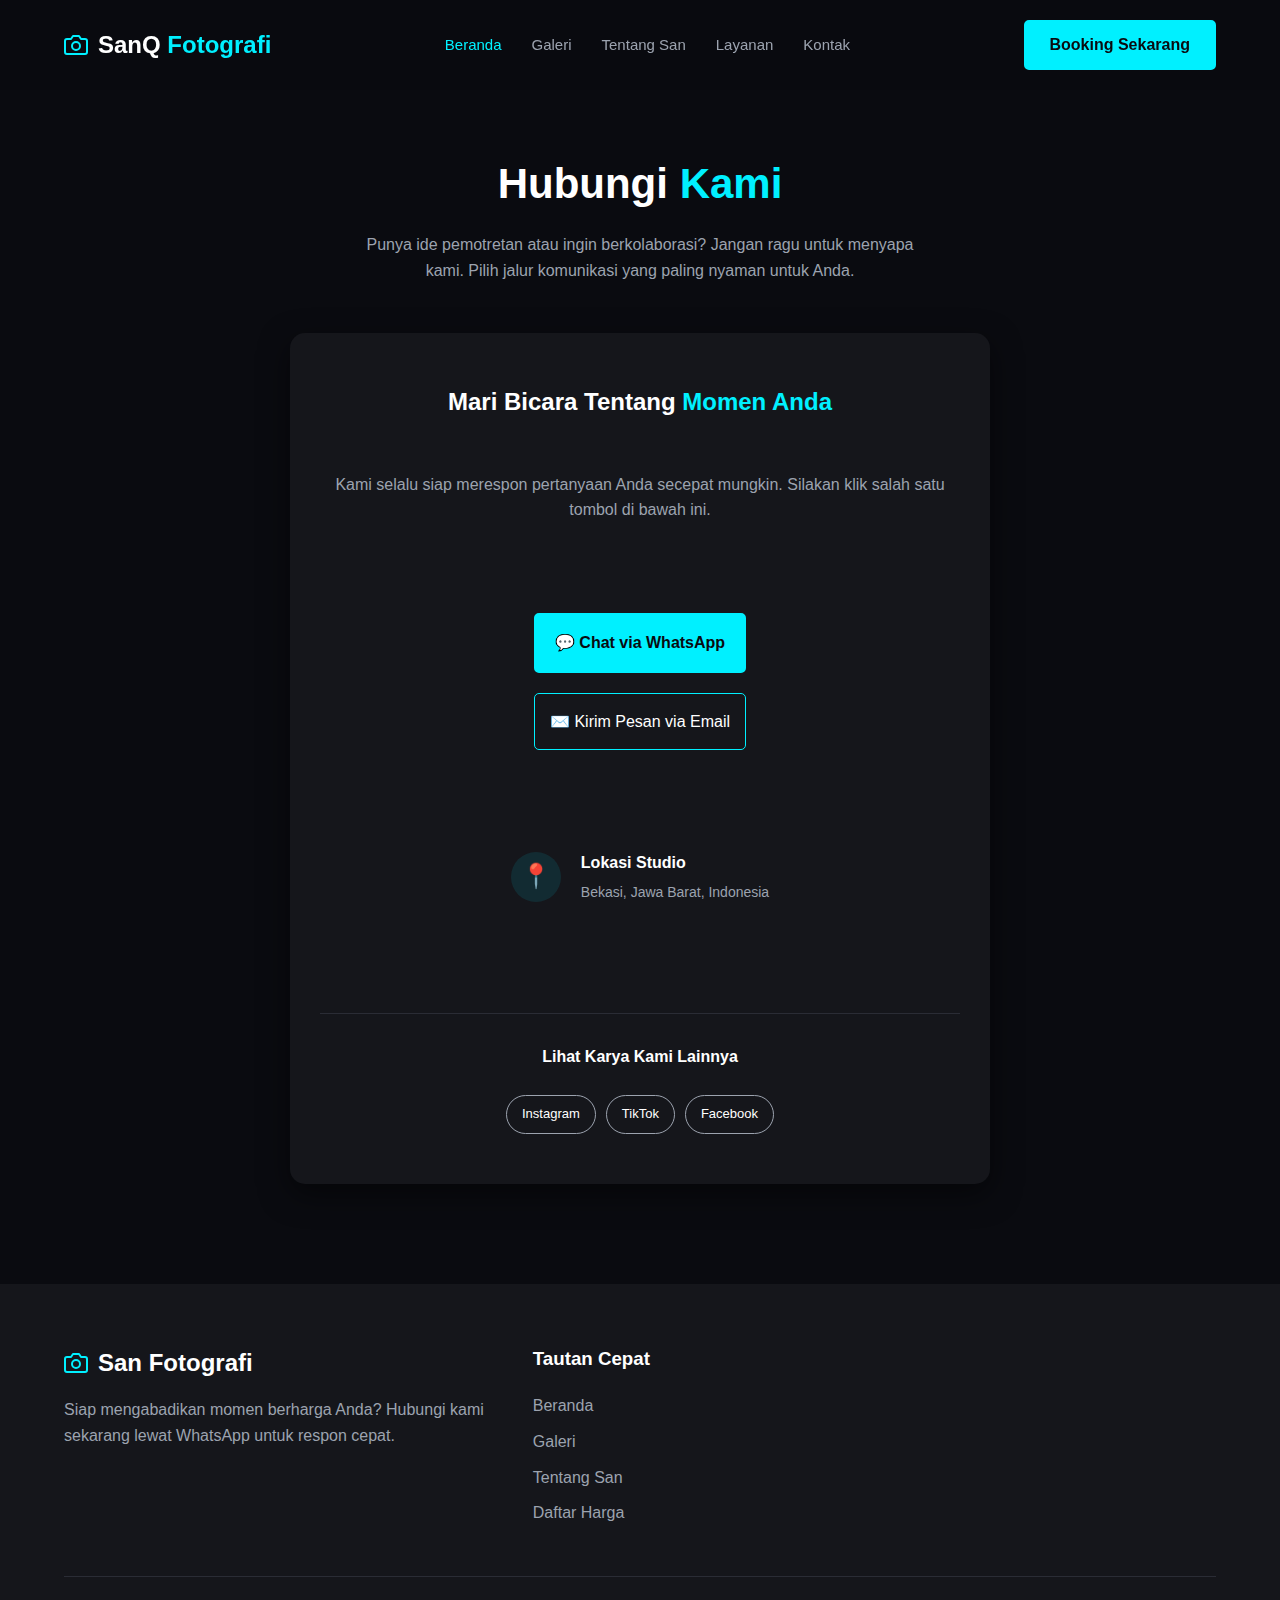
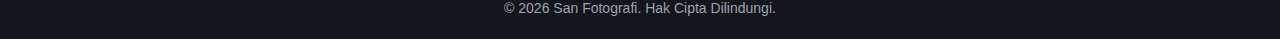
<file: kontak.html>
<!DOCTYPE html>
<html lang="id">
<head>
    <meta charset="UTF-8">
    <meta name="viewport" content="width=device-width, initial-scale=1.0">
    <title>Hubungi Kami - San Fotografi</title>
    <link rel="stylesheet" href="assets/style.css">
    <link rel="preconnect" href="https://fonts.googleapis.com">
    <link rel="preconnect" href="https://fonts.gstatic.com" crossorigin>
    <link href="https://fonts.googleapis.com/css2?family=Poppins:wght@300;400;500;600;700&display=swap" rel="stylesheet">
</head>
<body>

    <header class="navbar">
        <div class="logo">
            <span class="logo-icon">
                <svg width="24" height="24" viewBox="0 0 24 24" fill="none" stroke="currentColor" stroke-width="2" stroke-linecap="round" stroke-linejoin="round"><path d="M23 19a2 2 0 0 1-2 2H3a2 2 0 0 1-2-2V8a2 2 0 0 1 2-2h4l2-3h6l2 3h4a2 2 0 0 1 2 2z"></path><circle cx="12" cy="13" r="4"></circle></svg>
            </span> 
            <span class="logo-text">SanQ <span class="highlight">Fotografi</span></span>
        </div>
        
        <div class="menu-toggle">
            <span></span>
            <span></span>
            <span></span>
        </div>

        <nav>
            <ul class="nav-links">
                <li><a href="index.html" class="active">Beranda</a></li>
                <li><a href="portofolio.html">Galeri</a></li>
                <li><a href="tentang.html">Tentang San</a></li>
                <li><a href="layanan.html">Layanan</a></li>
                <li><a href="kontak.html">Kontak</a></li>
            </ul>
        </nav>
        <a href="https://wa.me/6283876993242?text=Halo%20San%20Fotografi,%20saya%20ingin%20tanya%20pricelist%20dan%20konsultasi." target="_blank" class="btn-contact">Booking Sekarang</a>
    </header>

    <main>
        <section class="page-header">
            <h1>Hubungi <span class="highlight">Kami</span></h1>
            <p>Punya ide pemotretan atau ingin berkolaborasi? Jangan ragu untuk menyapa kami. Pilih jalur komunikasi yang paling nyaman untuk Anda.</p>
        </section>

        <section class="contact-page-section">
            <div class="contact-container text-center" style="grid-template-columns: 1fr; max-width: 700px; padding: 50px 30px;">
                
                <h2>Mari Bicara Tentang <span class="highlight">Momen Anda</span></h2>
                <p style="color: var(--text-gray); margin-bottom: 40px;">Kami selalu siap merespon pertanyaan Anda secepat mungkin. Silakan klik salah satu tombol di bawah ini.</p>
                
                <div style="display: flex; flex-direction: column; gap: 20px; max-width: 400px; margin: 0 auto 50px;">
                    <a href="https://wa.me/6283876993242?text=Halo%20San%20Fotografi,%20saya%20ingin%20tanya%20pricelist%20dan%20konsultasi." target="_blank" class="btn-primary" style="padding: 15px; font-size: 16px;">
                        💬 Chat via WhatsApp
                    </a>
                    <a href="mailto:ahtasteriz@gmail.com?subject=Tanya%20Pricelist%20San%20Fotografi" class="btn-page" style="padding: 15px; font-size: 16px;">
                        ✉️ Kirim Pesan via Email
                    </a>
                </div>
                
                <div style="display: flex; justify-content: center; margin-bottom: 30px;">
                    <div class="info-item" style="text-align: left; margin: 0;">
                        <div class="info-icon">📍</div>
                        <div>
                            <h4>Lokasi Studio</h4>
                            <p>Bekasi, Jawa Barat, Indonesia</p>
                        </div>
                    </div>
                </div>

                <div class="social-links" style="justify-content: center; margin-top: 30px; border-top: 1px solid #2a2c35; padding-top: 30px;">
                    <h4 style="width: 100%; margin-bottom: 15px;">Lihat Karya Kami Lainnya</h4>
                    <a href="https://www.instagram.com/mhdhq19?igsh=MXhreXY3aTJ6czMwZQ==" class="social-btn">Instagram</a>
                    <a href="tiktok.com/@mhdhq19_" class="social-btn">TikTok</a>
                    <a href="#" class="social-btn">Facebook</a>
                </div>

            </div>
        </section>
    </main>

    <footer id="contact-footer">
        <div class="footer-content">
            <div class="footer-info">
                <div class="logo">
                    <span class="logo-icon">
                        <svg width="24" height="24" viewBox="0 0 24 24" fill="none" stroke="currentColor" stroke-width="2" stroke-linecap="round" stroke-linejoin="round"><path d="M23 19a2 2 0 0 1-2 2H3a2 2 0 0 1-2-2V8a2 2 0 0 1 2-2h4l2-3h6l2 3h4a2 2 0 0 1 2 2z"></path><circle cx="12" cy="13" r="4"></circle></svg>
                    </span> 
                    <span class="logo-text">San Fotografi</span>
                </div>
                <p>Siap mengabadikan momen berharga Anda? Hubungi kami sekarang lewat WhatsApp untuk respon cepat.</p>
            </div>
            <div class="footer-links">
                <h3>Tautan Cepat</h3>
                <ul>
                    <li><a href="index.html#home">Beranda</a></li>
                    <li><a href="portofolio.html">Galeri</a></li>
                    <li><a href="tentang.html">Tentang San</a></li>
                    <li><a href="layanan.html">Daftar Harga</a></li>
                </ul>
            </div>
        </div>
        <div class="footer-bottom">
            <p>&copy; 2026 San Fotografi. Hak Cipta Dilindungi.</p>
        </div>
    </footer>

    <script src="assets/script.js"></script>
</body>

</html>
</file>
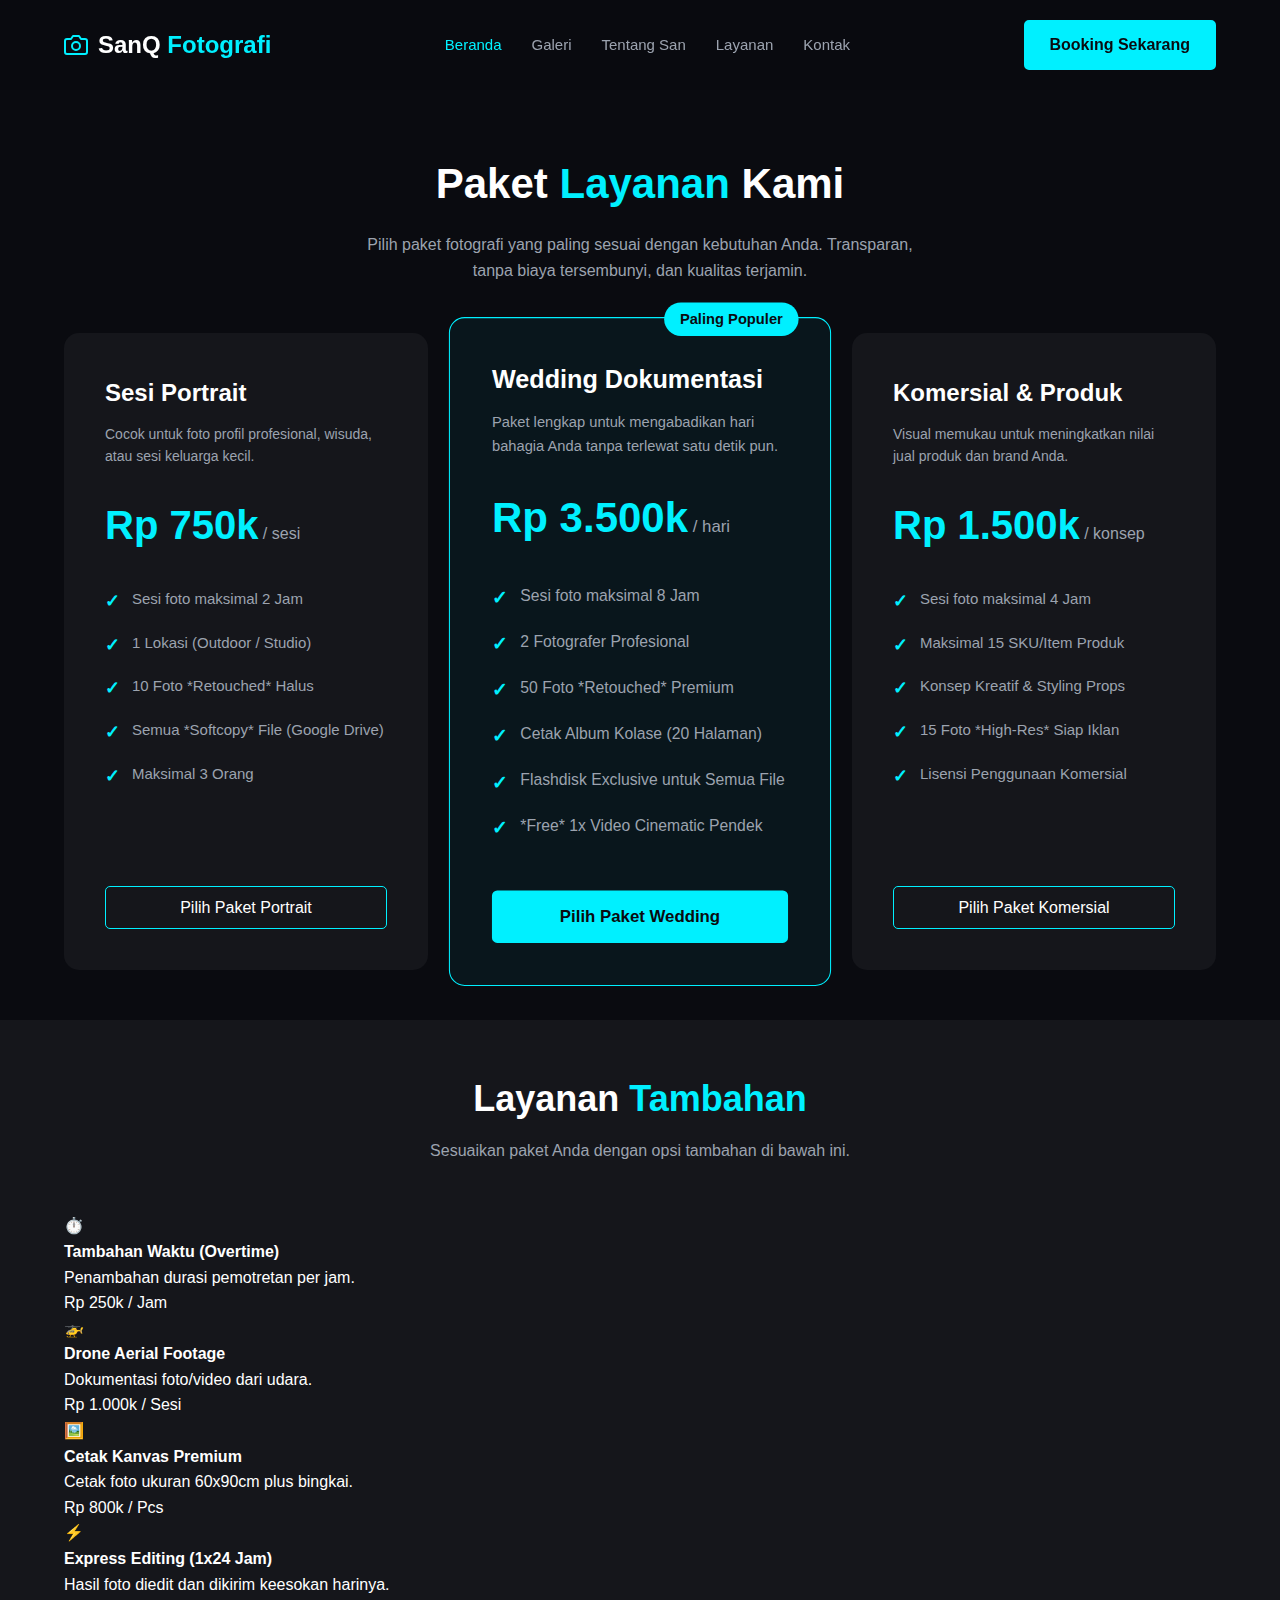
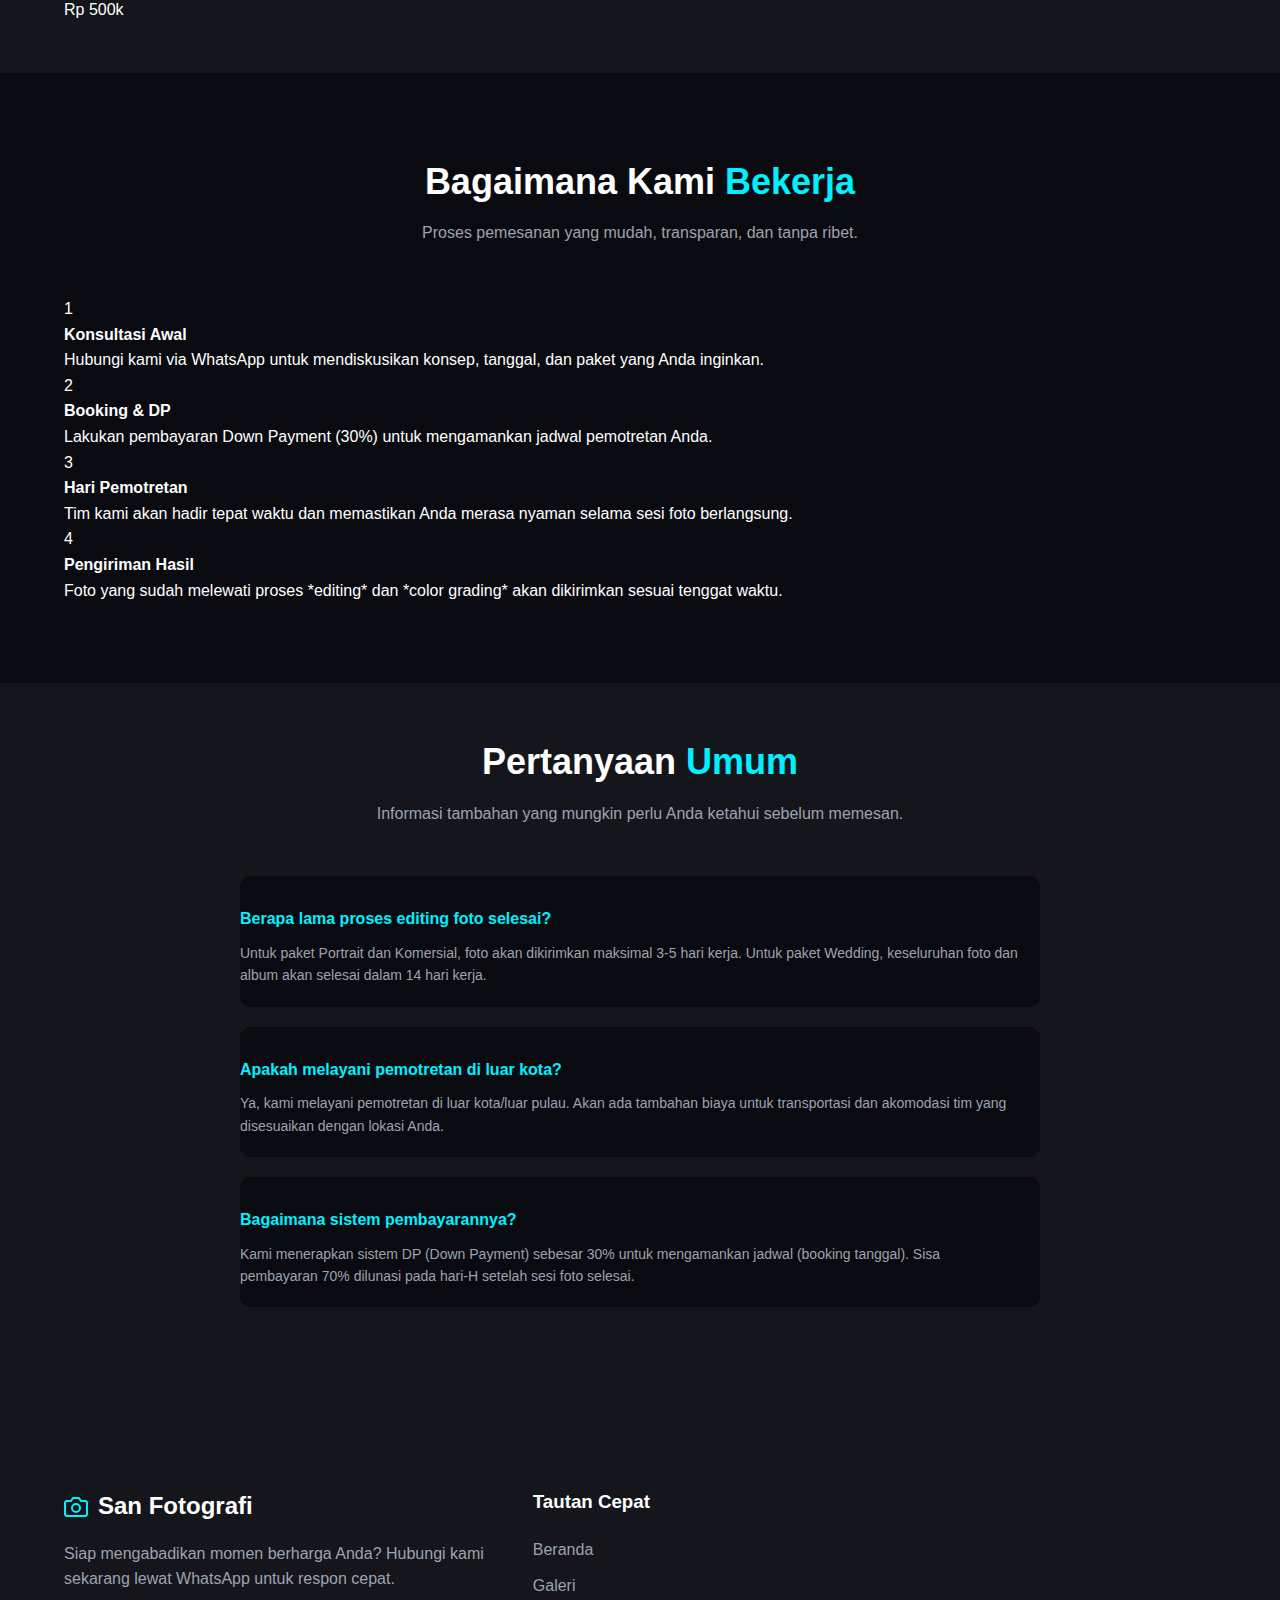
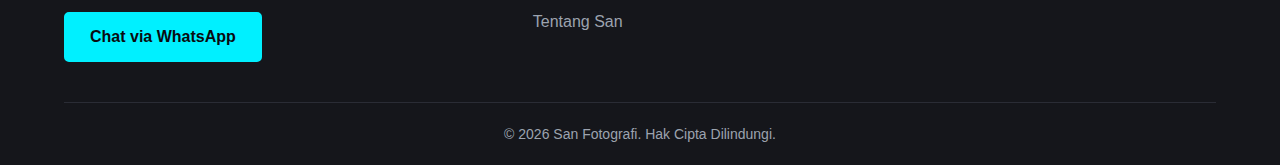
<file: layanan.html>
<!DOCTYPE html>
<html lang="id">
<head>
    <meta charset="UTF-8">
    <meta name="viewport" content="width=device-width, initial-scale=1.0">
    <title>Layanan & Harga - San Fotografi</title>
    <link rel="stylesheet" href="assets/style.css">
    <link rel="preconnect" href="https://fonts.googleapis.com">
    <link rel="preconnect" href="https://fonts.gstatic.com" crossorigin>
    <link href="https://fonts.googleapis.com/css2?family=Poppins:wght@300;400;500;600;700&display=swap" rel="stylesheet">
</head>
<body>

    <header class="navbar">
        <div class="logo">
            <span class="logo-icon">
                <svg width="24" height="24" viewBox="0 0 24 24" fill="none" stroke="currentColor" stroke-width="2" stroke-linecap="round" stroke-linejoin="round"><path d="M23 19a2 2 0 0 1-2 2H3a2 2 0 0 1-2-2V8a2 2 0 0 1 2-2h4l2-3h6l2 3h4a2 2 0 0 1 2 2z"></path><circle cx="12" cy="13" r="4"></circle></svg>
            </span> 
            <span class="logo-text">SanQ <span class="highlight">Fotografi</span></span>
        </div>
        
        <div class="menu-toggle">
            <span></span>
            <span></span>
            <span></span>
        </div>

        <nav>
            <ul class="nav-links">
                <li><a href="index.html" class="active">Beranda</a></li>
                <li><a href="portofolio.html">Galeri</a></li>
                <li><a href="tentang.html">Tentang San</a></li>
                <li><a href="layanan.html">Layanan</a></li>
                <li><a href="kontak.html">Kontak</a></li>
            </ul>
        </nav>
        </nav>
        <a href="https://wa.me/6283876993242?text=Halo%20San%20Fotografi,%20saya%20ingin%20tanya%20pricelist%20dan%20konsultasi." target="_blank" class="btn-contact">Booking Sekarang</a>
    </header>

    <main>
        <section class="page-header">
            <h1>Paket <span class="highlight">Layanan</span> Kami</h1>
            <p>Pilih paket fotografi yang paling sesuai dengan kebutuhan Anda. Transparan, tanpa biaya tersembunyi, dan kualitas terjamin.</p>
        </section>

        <section class="pricing-section">
            <div class="pricing-grid">
                <div class="pricing-card">
                    <h3>Sesi Portrait</h3>
                    <p class="pricing-desc">Cocok untuk foto profil profesional, wisuda, atau sesi keluarga kecil.</p>
                    <h2 class="price">Rp 750k<span> / sesi</span></h2>
                    <ul class="pricing-features">
                        <li>Sesi foto maksimal 2 Jam</li>
                        <li>1 Lokasi (Outdoor / Studio)</li>
                        <li>10 Foto *Retouched* Halus</li>
                        <li>Semua *Softcopy* File (Google Drive)</li>
                        <li>Maksimal 3 Orang</li>
                    </ul>
                    <a href="https://wa.me/6283876993242?text=Halo%20San%20Fotografi,%20saya%20mau%20pesan%20Paket%20Sesi%20Portrait." target="_blank" class="btn-page w-100 text-center" style="display: block;">Pilih Paket Portrait</a>
                </div>

                <div class="pricing-card highlight-card">
                    <div class="badge">Paling Populer</div>
                    <h3>Wedding Dokumentasi</h3>
                    <p class="pricing-desc">Paket lengkap untuk mengabadikan hari bahagia Anda tanpa terlewat satu detik pun.</p>
                    <h2 class="price">Rp 3.500k<span> / hari</span></h2>
                    <ul class="pricing-features">
                        <li>Sesi foto maksimal 8 Jam</li>
                        <li>2 Fotografer Profesional</li>
                        <li>50 Foto *Retouched* Premium</li>
                        <li>Cetak Album Kolase (20 Halaman)</li>
                        <li>Flashdisk Exclusive untuk Semua File</li>
                        <li>*Free* 1x Video Cinematic Pendek</li>
                    </ul>
                    <a href="https://wa.me/6283876993242?text=Halo%20San%20Fotografi,%20saya%20mau%20pesan%20Paket%20Wedding%20Dokumentasi." target="_blank" class="btn-primary w-100 text-center" style="display: block;">Pilih Paket Wedding</a>
                </div>

                <div class="pricing-card">
                    <h3>Komersial & Produk</h3>
                    <p class="pricing-desc">Visual memukau untuk meningkatkan nilai jual produk dan brand Anda.</p>
                    <h2 class="price">Rp 1.500k<span> / konsep</span></h2>
                    <ul class="pricing-features">
                        <li>Sesi foto maksimal 4 Jam</li>
                        <li>Maksimal 15 SKU/Item Produk</li>
                        <li>Konsep Kreatif & Styling Props</li>
                        <li>15 Foto *High-Res* Siap Iklan</li>
                        <li>Lisensi Penggunaan Komersial</li>
                    </ul>
                    <a href="https://wa.me/6283876993242?text=Halo%20San%20Fotografi,%20saya%20mau%20pesan%20Paket%20Komersial%20Produk." target="_blank" class="btn-page w-100 text-center" style="display: block;">Pilih Paket Komersial</a>
                </div>
            </div>
        </section>

        <section class="addons-section" style="padding: 50px 5%; background-color: var(--bg-card);">
            <div class="section-header text-center">
                <h2>Layanan <span class="highlight">Tambahan</span></h2>
                <p>Sesuaikan paket Anda dengan opsi tambahan di bawah ini.</p>
            </div>
            <div class="addons-grid">
                <div class="addon-card">
                    <div class="addon-icon">⏱️</div>
                    <div class="addon-info">
                        <h4>Tambahan Waktu (Overtime)</h4>
                        <p>Penambahan durasi pemotretan per jam.</p>
                    </div>
                    <div class="addon-price">Rp 250k / Jam</div>
                </div>
                <div class="addon-card">
                    <div class="addon-icon">🚁</div>
                    <div class="addon-info">
                        <h4>Drone Aerial Footage</h4>
                        <p>Dokumentasi foto/video dari udara.</p>
                    </div>
                    <div class="addon-price">Rp 1.000k / Sesi</div>
                </div>
                <div class="addon-card">
                    <div class="addon-icon">🖼️</div>
                    <div class="addon-info">
                        <h4>Cetak Kanvas Premium</h4>
                        <p>Cetak foto ukuran 60x90cm plus bingkai.</p>
                    </div>
                    <div class="addon-price">Rp 800k / Pcs</div>
                </div>
                <div class="addon-card">
                    <div class="addon-icon">⚡</div>
                    <div class="addon-info">
                        <h4>Express Editing (1x24 Jam)</h4>
                        <p>Hasil foto diedit dan dikirim keesokan harinya.</p>
                    </div>
                    <div class="addon-price">Rp 500k</div>
                </div>
            </div>
        </section>

        <section class="process-section" style="padding: 80px 5%;">
            <div class="section-header text-center">
                <h2>Bagaimana Kami <span class="highlight">Bekerja</span></h2>
                <p>Proses pemesanan yang mudah, transparan, dan tanpa ribet.</p>
            </div>
            <div class="process-grid">
                <div class="process-step">
                    <div class="step-number">1</div>
                    <h4>Konsultasi Awal</h4>
                    <p>Hubungi kami via WhatsApp untuk mendiskusikan konsep, tanggal, dan paket yang Anda inginkan.</p>
                </div>
                <div class="process-step">
                    <div class="step-number">2</div>
                    <h4>Booking & DP</h4>
                    <p>Lakukan pembayaran Down Payment (30%) untuk mengamankan jadwal pemotretan Anda.</p>
                </div>
                <div class="process-step">
                    <div class="step-number">3</div>
                    <h4>Hari Pemotretan</h4>
                    <p>Tim kami akan hadir tepat waktu dan memastikan Anda merasa nyaman selama sesi foto berlangsung.</p>
                </div>
                <div class="process-step">
                    <div class="step-number">4</div>
                    <h4>Pengiriman Hasil</h4>
                    <p>Foto yang sudah melewati proses *editing* dan *color grading* akan dikirimkan sesuai tenggat waktu.</p>
                </div>
            </div>
        </section>

        <section class="faq-section" style="padding: 50px 5% 100px; background-color: var(--bg-card);">
            <div class="section-header text-center">
                <h2>Pertanyaan <span class="highlight">Umum</span></h2>
                <p>Informasi tambahan yang mungkin perlu Anda ketahui sebelum memesan.</p>
            </div>
            <div class="faq-container">
                <div class="timeline-item" style="border-left: none; padding-left: 0; background-color: var(--bg-main);">
                    <h4 style="color: var(--primary-cyan);">Berapa lama proses editing foto selesai?</h4>
                    <p>Untuk paket Portrait dan Komersial, foto akan dikirimkan maksimal 3-5 hari kerja. Untuk paket Wedding, keseluruhan foto dan album akan selesai dalam 14 hari kerja.</p>
                </div>
                <div class="timeline-item" style="border-left: none; padding-left: 0; background-color: var(--bg-main);">
                    <h4 style="color: var(--primary-cyan);">Apakah melayani pemotretan di luar kota?</h4>
                    <p>Ya, kami melayani pemotretan di luar kota/luar pulau. Akan ada tambahan biaya untuk transportasi dan akomodasi tim yang disesuaikan dengan lokasi Anda.</p>
                </div>
                <div class="timeline-item" style="border-left: none; padding-left: 0; background-color: var(--bg-main);">
                    <h4 style="color: var(--primary-cyan);">Bagaimana sistem pembayarannya?</h4>
                    <p>Kami menerapkan sistem DP (Down Payment) sebesar 30% untuk mengamankan jadwal (booking tanggal). Sisa pembayaran 70% dilunasi pada hari-H setelah sesi foto selesai.</p>
                </div>
            </div>
        </section>
    </main>

    <footer id="contact">
        <div class="footer-content">
            <div class="footer-info">
                <div class="logo">
                    <span class="logo-icon">
                        <svg width="24" height="24" viewBox="0 0 24 24" fill="none" stroke="currentColor" stroke-width="2" stroke-linecap="round" stroke-linejoin="round"><path d="M23 19a2 2 0 0 1-2 2H3a2 2 0 0 1-2-2V8a2 2 0 0 1 2-2h4l2-3h6l2 3h4a2 2 0 0 1 2 2z"></path><circle cx="12" cy="13" r="4"></circle></svg>
                    </span> 
                    <span class="logo-text">San Fotografi</span>
                </div>
                <p>Siap mengabadikan momen berharga Anda? Hubungi kami sekarang lewat WhatsApp untuk respon cepat.</p>
                <a href="https://wa.me/6283876993242?text=Halo%20San%20Fotografi,%20saya%20ingin%20tanya%20pricelist." target="_blank" class="btn-primary mt-20">Chat via WhatsApp</a>
            </div>
            <div class="footer-links">
                <h3>Tautan Cepat</h3>
                <ul>
                    <li><a href="index.html#home">Beranda</a></li>
                    <li><a href="portofolio.html">Galeri</a></li>
                    <li><a href="tentang.html">Tentang San</a></li>
                </ul>
            </div>
        </div>
        <div class="footer-bottom">
            <p>&copy; 2026 San Fotografi. Hak Cipta Dilindungi.</p>
        </div>
    </footer>

    <script src="assets/script.js"></script>
</body>

</html>
</file>
<file: assets/style.css>
/* =======================================================
   RESET & VARIABEL GLOBAL
   ======================================================= */
/* =======================================================
   RESET & VARIABEL GLOBAL
   ======================================================= */
:root {
    --bg-main: #0a0b10;
    --bg-card: #15161b;
    --primary-cyan: #00f0ff;
    --text-white: #ffffff;
    --text-gray: #9ca3af;
    --transition: all 0.3s ease;
}

* {
    margin: 0;
    padding: 0;
    box-sizing: border-box;
    scroll-behavior: smooth;
}

/* INI KUNCI UTAMANYA BIAR NGGAK BISA DIGESER KE SAMPING */
html, body {
    max-width: 100vw;
    overflow-x: hidden;
    position: relative;
}

body {
    font-family: 'Montserrat', sans-serif;
    background-color: var(--bg-main);
    color: var(--text-white);
    line-height: 1.6;
}

a {
    text-decoration: none;
    color: var(--text-white);
    transition: var(--transition);
}

ul {
    list-style: none;
}

.highlight {
    color: var(--primary-cyan);
}

.text-center {
    text-align: center;
}

.mt-20 {
    margin-top: 20px;
}

.w-100 {
    width: 100%;
}

/* =======================================================
   TOMBOL (BUTTONS)
   ======================================================= */
.btn-primary, .btn-contact {
    background-color: var(--primary-cyan);
    color: var(--bg-main);
    padding: 10px 24px;
    border-radius: 5px;
    font-weight: 600;
    border: 2px solid var(--primary-cyan);
    display: inline-block;
    cursor: pointer;
    transition: var(--transition);
}

.btn-primary:hover, .btn-contact:hover {
    background-color: transparent;
    color: var(--primary-cyan);
    box-shadow: 0 0 15px rgba(0, 240, 255, 0.4);
}

.btn-secondary {
    display: inline-flex;
    align-items: center;
    gap: 8px;
    font-weight: 500;
}

.play-icon {
    background-color: var(--text-white);
    color: var(--bg-main);
    width: 30px;
    height: 30px;
    display: flex;
    justify-content: center;
    align-items: center;
    border-radius: 50%;
    font-size: 12px;
}

.btn-secondary:hover .play-icon {
    background-color: var(--primary-cyan);
}

/* =======================================================
   NAVIGASI (NAVBAR)
   ======================================================= */
.navbar {
    display: flex;
    justify-content: space-between;
    align-items: center;
    padding: 20px 5%;
    background-color: rgba(10, 11, 16, 0.95);
    position: fixed;
    width: 100%;
    top: 0;
    z-index: 1000;
    backdrop-filter: blur(10px);
}

.logo {
    display: flex;
    align-items: center;
    gap: 10px;
    font-size: 24px;
    font-weight: 700;
}

.logo-icon {
    color: var(--primary-cyan);
    display: flex;
    align-items: center;
}

.nav-links {
    display: flex;
    gap: 30px;
}

.nav-links a {
    font-size: 15px;
    font-weight: 500;
    color: var(--text-gray);
}

.nav-links a:hover, .nav-links a.active {
    color: var(--primary-cyan);
}

/* =======================================================
   HERO SECTION
   ======================================================= */
.hero-section {
    display: flex;
    align-items: center;
    justify-content: space-between;
    padding: 150px 5% 100px;
    min-height: 100vh;
}

.hero-content {
    flex: 1;
    max-width: 600px;
}

.hero-content h1 {
    font-size: 48px;
    line-height: 1.2;
    margin-bottom: 20px;
}

.hero-content p {
    color: var(--text-gray);
    margin-bottom: 30px;
    font-size: 16px;
}

.hero-buttons {
    display: flex;
    gap: 20px;
    align-items: center;
}

.hero-image {
    flex: 1;
    display: flex;
    justify-content: flex-end;
}

/* =======================================================
   SERVICES SECTION
   ======================================================= */
.services-section {
    padding: 80px 5%;
    display: flex;
    gap: 50px;
    align-items: center;
}

.services-text {
    flex: 1;
}

.services-text h2 {
    font-size: 36px;
    margin-bottom: 20px;
}

.services-text p {
    color: var(--text-gray);
    margin-bottom: 20px;
}

.services-grid {
    flex: 1;
    display: grid;
    grid-template-columns: repeat(2, 1fr);
    gap: 20px;
}

.service-card {
    background-color: var(--bg-card);
    padding: 30px;
    border-radius: 10px;
    transition: var(--transition);
    border: 1px solid transparent;
}

.service-card:hover {
    border-color: var(--primary-cyan);
    transform: translateY(-5px);
}

.service-card img {
    width: 40px;
    margin-bottom: 15px;
}

.service-card h3 {
    font-size: 18px;
    margin-bottom: 10px;
}

.service-card p {
    font-size: 14px;
    color: var(--text-gray);
}

/* =======================================================
   STATS SECTION
   ======================================================= */
.stats-section {
    display: flex;
    justify-content: space-around;
    padding: 60px 5%;
    background-color: var(--bg-card);
    margin: 0 5%;
    border-radius: 10px;
}

.stat-item h2 {
    font-size: 40px;
    color: var(--primary-cyan);
    margin-bottom: 5px;
}

.stat-item p {
    color: var(--text-gray);
    font-weight: 500;
}

/* =======================================================
   ABOUT SECTION
   ======================================================= */
.about-section {
    padding: 100px 5%;
}

.section-header {
    margin-bottom: 50px;
}

.section-header h2 {
    font-size: 36px;
    margin-bottom: 10px;
}

.section-header p {
    color: var(--text-gray);
    max-width: 600px;
    margin: 0 auto;
}

.about-content {
    display: flex;
    gap: 50px;
}

.education, .skills {
    flex: 1;
}

.education h3, .skills h3 {
    font-size: 24px;
    margin-bottom: 30px;
    border-bottom: 2px solid var(--primary-cyan);
    display: inline-block;
    padding-bottom: 5px;
}

.timeline-item {
    background-color: var(--bg-card);
    padding: 20px;
    border-radius: 10px;
    margin-bottom: 20px;
    border-left: 3px solid var(--primary-cyan);
}

.timeline-item .date {
    color: var(--primary-cyan);
    font-size: 14px;
    font-weight: 600;
}

.timeline-item h4 {
    margin: 10px 0;
}

.timeline-item p {
    color: var(--text-gray);
    font-size: 14px;
}

.skill-item {
    margin-bottom: 20px;
}

.skill-name, .skill-percent {
    font-size: 15px;
    font-weight: 500;
    display: inline-block;
    margin-bottom: 8px;
}

.skill-percent {
    float: right;
    color: var(--primary-cyan);
}

.progress-bar {
    width: 100%;
    height: 8px;
    background-color: #2a2c35;
    border-radius: 4px;
    overflow: hidden;
}

.progress {
    height: 100%;
    background-color: var(--primary-cyan);
    border-radius: 4px;
}

/* =======================================================
   PORTFOLIO SECTION
   ======================================================= */
.portfolio-section {
    padding: 100px 5%;
    background-color: var(--bg-card);
}

.portfolio-filters {
    display: flex;
    justify-content: center;
    gap: 15px;
    margin-bottom: 40px;
    flex-wrap: wrap;
}

.filter-btn {
    background: transparent;
    border: 1px solid var(--text-gray);
    color: var(--text-white);
    padding: 8px 20px;
    border-radius: 20px;
    cursor: pointer;
    transition: var(--transition);
}

.filter-btn:hover, .filter-btn.active {
    background-color: var(--primary-cyan);
    color: var(--bg-main);
    border-color: var(--primary-cyan);
}

.portfolio-grid {
    display: grid;
    grid-template-columns: repeat(3, 1fr);
    gap: 30px;
}

.portfolio-card {
    background-color: var(--bg-main);
    border-radius: 10px;
    overflow: hidden;
    transition: var(--transition);
}

.portfolio-card:hover {
    transform: translateY(-10px);
}

.portfolio-card img {
    width: 100%;
    height: 200px;
    object-fit: cover;
}

.portfolio-info {
    padding: 20px;
}

.portfolio-info h3 {
    margin-bottom: 10px;
}

.portfolio-info p {
    color: var(--text-gray);
    font-size: 14px;
}

/* =======================================================
   BLOG & TESTIMONIALS
   ======================================================= */
.blog-section, .testimonial-section {
    padding: 100px 5%;
}

.blog-grid {
    display: grid;
    grid-template-columns: repeat(2, 1fr);
    gap: 30px;
    margin-top: 40px;
}

.blog-card {
    background-color: var(--bg-card);
    padding: 20px;
    border-radius: 10px;
}

.blog-card img {
    width: 100%;
    height: 250px;
    object-fit: cover;
    border-radius: 5px;
    margin-bottom: 15px;
}

.blog-card h3 {
    margin-bottom: 10px;
}

.blog-card p {
    color: var(--text-gray);
}

.testimonial-box {
    background-color: var(--bg-card);
    padding: 40px;
    border-radius: 10px;
    text-align: center;
    max-width: 800px;
    margin: 40px auto 0;
}

.testimonial-box p {
    font-size: 18px;
    font-style: italic;
    margin-bottom: 20px;
}

.slider-dots {
    display: flex;
    justify-content: center;
    gap: 10px;
}

.dot {
    width: 12px;
    height: 12px;
    background-color: var(--text-gray);
    border-radius: 50%;
    cursor: pointer;
}

.dot.active {
    background-color: var(--primary-cyan);
}

/* =======================================================
   BRANDS & FOOTER
   ======================================================= */
.brands-section {
    display: flex;
    justify-content: center;
    gap: 50px;
    padding: 50px 5%;
    opacity: 0.5;
    flex-wrap: wrap;
}

footer {
    background-color: var(--bg-card);
    padding: 60px 5% 20px;
}

.footer-content {
    display: grid;
    grid-template-columns: 2fr 1fr 2fr;
    gap: 40px;
    margin-bottom: 40px;
}

.footer-info p, .footer-newsletter p {
    color: var(--text-gray);
    margin-top: 15px;
}

.footer-links h3, .footer-newsletter h3 {
    margin-bottom: 20px;
}

.footer-links ul li {
    margin-bottom: 10px;
}

.footer-links ul li a {
    color: var(--text-gray);
}

.footer-links ul li a:hover {
    color: var(--primary-cyan);
}

.footer-newsletter form {
    display: flex;
    flex-direction: column;
    gap: 15px;
    margin-top: 20px;
}

.footer-newsletter input {
    padding: 12px;
    border-radius: 5px;
    border: none;
    background-color: var(--bg-main);
    color: var(--text-white);
}

.footer-newsletter input:focus {
    outline: 1px solid var(--primary-cyan);
}

.footer-bottom {
    text-align: center;
    padding-top: 20px;
    border-top: 1px solid #2a2c35;
    color: var(--text-gray);
    font-size: 14px;
}

/* =======================================================
   RESPONSIVE DESIGN (HP & TABLET)
   ======================================================= */
.menu-toggle {
    display: none;
    flex-direction: column;
    cursor: pointer;
    gap: 6px;
    z-index: 1001;
}

.menu-toggle span {
    width: 25px;
    height: 3px;
    background-color: var(--text-white);
    transition: var(--transition);
    border-radius: 3px;
}

/* Tablet */
@media (max-width: 991px) {
    .hero-section {
        padding: 120px 5% 50px;
    }
    .hero-content h1 {
        font-size: 36px;
    }
    .services-section, .about-content {
        flex-direction: column;
        gap: 40px;
    }
    .portfolio-grid {
        grid-template-columns: repeat(2, 1fr);
    }
    .footer-content {
        grid-template-columns: 1fr;
        text-align: center;
    }
}

/* Handphone (Mobile) */
@media (max-width: 768px) {
    /* Atur Navbar & Menu Mobile */
    .btn-contact {
        display: none;
    }
    .menu-toggle {
        display: flex;
    }
    .nav-links {
        position: absolute;
        top: 100%;
        right: -100%;
        width: 100%;
        background-color: rgba(10, 11, 16, 0.98);
        flex-direction: column;
        text-align: center;
        padding: 20px 0;
        transition: 0.4s ease;
        box-shadow: 0 10px 10px rgba(0,0,0,0.3);
    }
    .nav-links.slide {
        right: 0;
    }
    .nav-links li {
        margin: 20px 0;
    }

    /* Atur Hero Section */
    .hero-section {
        flex-direction: column;
        text-align: center;
        padding-top: 140px;
    }
    .hero-buttons {
        justify-content: center;
        margin-bottom: 40px;
    }
    .hero-image {
        justify-content: center;
    }
    .hero-image img {
        width: 250px !important;
        height: 250px !important;
    }

    /* Jadikan 1 Kolom ke bawah */
    .services-grid, .portfolio-grid, .blog-grid {
        grid-template-columns: 1fr;
    }
    
    /* Atur Jarak Statistik & Brand */
    .stats-section {
        flex-direction: column;
        gap: 30px;
        text-align: center;
        padding: 40px 5%;
    }
    .brands-section {
        gap: 30px;
    }
}

/* =======================================================
   CSS TAMBAHAN UNTUK PORTFOLIO (ZOOM & PAGINATION)
   ======================================================= */

/* 1. Page Header (Judul Halaman Dalam) */
.page-header {
    padding-top: 150px;
    padding-bottom: 50px;
    text-align: center;
}

.page-header h1 {
    font-size: 42px;
    margin-bottom: 15px;
}

.page-header p {
    color: var(--text-gray);
    max-width: 600px;
    margin: 0 auto;
    padding: 0 20px;
}

/* 2. Efek Kursor Saat Disentuh pada Foto di Grid */
.portfolio-card img {
    cursor: zoom-in; /* Berubah jadi ikon kaca pembesar zoom */
    transition: var(--transition);
}
.portfolio-card img:hover {
    transform: scale(1.05); /* Sedikit membesar */
}

/* 3. Modal Lightbox (Layar Hitam Pop-up) */
.lightbox {
    display: none; /* Sembunyi dulu */
    position: fixed;
    z-index: 2000;
    left: 0;
    top: 0;
    width: 100%;
    height: 100%;
    background-color: rgba(10, 11, 16, 0.95); /* Gelap transparan */
    backdrop-filter: blur(5px);
}
.lightbox-content {
    margin: auto;
    display: block;
    max-width: 90%;
    max-height: 85vh;
    border-radius: 10px;
    box-shadow: 0 0 30px rgba(0, 240, 255, 0.3);
    margin-top: 5vh;
    animation: zoomIn 0.3s ease; /* Animasi muncul */
}
.close-lightbox {
    position: absolute;
    top: 20px;
    right: 40px;
    color: var(--text-gray);
    font-size: 50px;
    font-weight: bold;
    cursor: pointer;
    transition: var(--transition);
}
.close-lightbox:hover {
    color: var(--primary-cyan);
}
@keyframes zoomIn {
    from {transform: scale(0.8); opacity: 0;}
    to {transform: scale(1); opacity: 1;}
}

/* 4. Tombol Pagination (Back & Next) */
.pagination {
    display: flex;
    justify-content: center;
    align-items: center;
    gap: 20px;
    margin-top: 50px;
}
.btn-page {
    background-color: transparent;
    color: var(--text-white);
    border: 1px solid var(--primary-cyan);
    padding: 8px 20px;
    border-radius: 5px;
    cursor: pointer;
    font-weight: 500;
    transition: var(--transition);
}
.btn-page:hover:not(:disabled) {
    background-color: var(--primary-cyan);
    color: var(--bg-main);
}
.btn-page:disabled {
    border-color: #2a2c35;
    color: var(--text-gray);
    cursor: not-allowed;
    opacity: 0.5;
}
#page-info {
    color: var(--primary-cyan);
    font-weight: 600;
}
/* =======================================================
   PRICING (KARTU HARGA) SECTION
   ======================================================= */
.pricing-section {
    padding: 0 5% 50px;
}

.pricing-grid {
    display: grid;
    grid-template-columns: repeat(3, 1fr);
    gap: 30px;
    align-items: center;
}

.pricing-card {
    background-color: var(--bg-card);
    padding: 40px;
    border-radius: 15px;
    border: 1px solid transparent;
    transition: var(--transition);
    display: flex;
    flex-direction: column;
    height: 100%;
    position: relative;
}

.pricing-card:hover {
    border-color: var(--primary-cyan);
    transform: translateY(-10px);
    box-shadow: 0 10px 30px rgba(0, 240, 255, 0.1);
}

.highlight-card {
    border-color: var(--primary-cyan);
    background-color: rgba(0, 240, 255, 0.05);
    transform: scale(1.05); /* Dibuat sedikit lebih besar */
}

.highlight-card:hover {
    transform: scale(1.05) translateY(-10px);
}

.badge {
    position: absolute;
    top: -15px;
    right: 30px;
    background-color: var(--primary-cyan);
    color: var(--bg-main);
    padding: 5px 15px;
    border-radius: 20px;
    font-size: 14px;
    font-weight: 600;
}

.pricing-card h3 {
    font-size: 24px;
    margin-bottom: 10px;
}

.pricing-desc {
    color: var(--text-gray);
    font-size: 14px;
    margin-bottom: 25px;
    min-height: 45px;
}

.price {
    font-size: 40px;
    color: var(--primary-cyan);
    margin-bottom: 30px;
    font-weight: 700;
}

.price span {
    font-size: 16px;
    color: var(--text-gray);
    font-weight: 400;
}

.pricing-features {
    flex-grow: 1; /* Biar tombol di bawah rata posisinya */
    margin-bottom: 30px;
}

.pricing-features li {
    margin-bottom: 15px;
    display: flex;
    align-items: flex-start;
    gap: 12px;
    color: var(--text-gray);
    font-size: 15px;
}

/* Membuat checklist custom menggunakan CSS */
.pricing-features li::before {
    content: '✓';
    color: var(--primary-cyan);
    font-weight: bold;
    font-size: 18px;
}

.faq-container {
    max-width: 800px;
    margin: 0 auto;
}

/* Responsif khusus pricing card di HP */
@media (max-width: 991px) {
    .pricing-grid {
        grid-template-columns: 1fr;
    }
    .highlight-card {
        transform: scale(1);
    }
    .highlight-card:hover {
        transform: translateY(-10px);
    }
}

/* =======================================================
   CONTACT PAGE SECTION
   ======================================================= */
.contact-page-section {
    padding: 0 5% 100px;
}

.contact-container {
    display: grid;
    grid-template-columns: 1fr 1fr;
    gap: 50px;
    max-width: 1100px;
    margin: 0 auto;
    background-color: var(--bg-card);
    padding: 40px;
    border-radius: 15px;
    box-shadow: 0 10px 30px rgba(0,0,0,0.5);
}

/* Kiri: Info Kontak */
.contact-info-box h2 {
    font-size: 36px;
    margin-bottom: 15px;
    line-height: 1.2;
}

.info-item {
    display: flex;
    align-items: center;
    gap: 20px;
    margin-bottom: 25px;
}

.info-icon {
    font-size: 24px;
    background-color: rgba(0, 240, 255, 0.1);
    width: 50px;
    height: 50px;
    display: flex;
    justify-content: center;
    align-items: center;
    border-radius: 50%;
}

.info-item h4 {
    color: var(--text-white);
    margin-bottom: 5px;
}

.info-item p {
    color: var(--text-gray);
    font-size: 14px;
}

.social-links {
    display: flex;
    flex-wrap: wrap;
    gap: 10px;
}

.social-btn {
    border: 1px solid var(--text-gray);
    padding: 8px 15px;
    border-radius: 20px;
    font-size: 13px;
    transition: var(--transition);
}

.social-btn:hover {
    border-color: var(--primary-cyan);
    color: var(--primary-cyan);
}

/* Kanan: Form Kontak */
.contact-form-box {
    background-color: var(--bg-main);
    padding: 30px;
    border-radius: 10px;
}

.input-group {
    margin-bottom: 20px;
}

.input-group label {
    display: block;
    margin-bottom: 8px;
    color: var(--text-gray);
    font-size: 14px;
}

.input-group input, 
.input-group select, 
.input-group textarea {
    width: 100%;
    padding: 15px;
    background-color: var(--bg-card);
    border: 1px solid #2a2c35;
    border-radius: 8px;
    color: var(--text-white);
    font-family: inherit;
    font-size: 14px;
    transition: var(--transition);
}

.input-group input:focus, 
.input-group select:focus, 
.input-group textarea:focus {
    outline: none;
    border-color: var(--primary-cyan);
    box-shadow: 0 0 10px rgba(0, 240, 255, 0.1);
}

/* Responsif khusus halaman kontak di HP */
@media (max-width: 991px) {
    .contact-container {
        grid-template-columns: 1fr; /* Jadi satu kolom memanjang ke bawah */
        padding: 30px 20px;
    }
}
</file>
